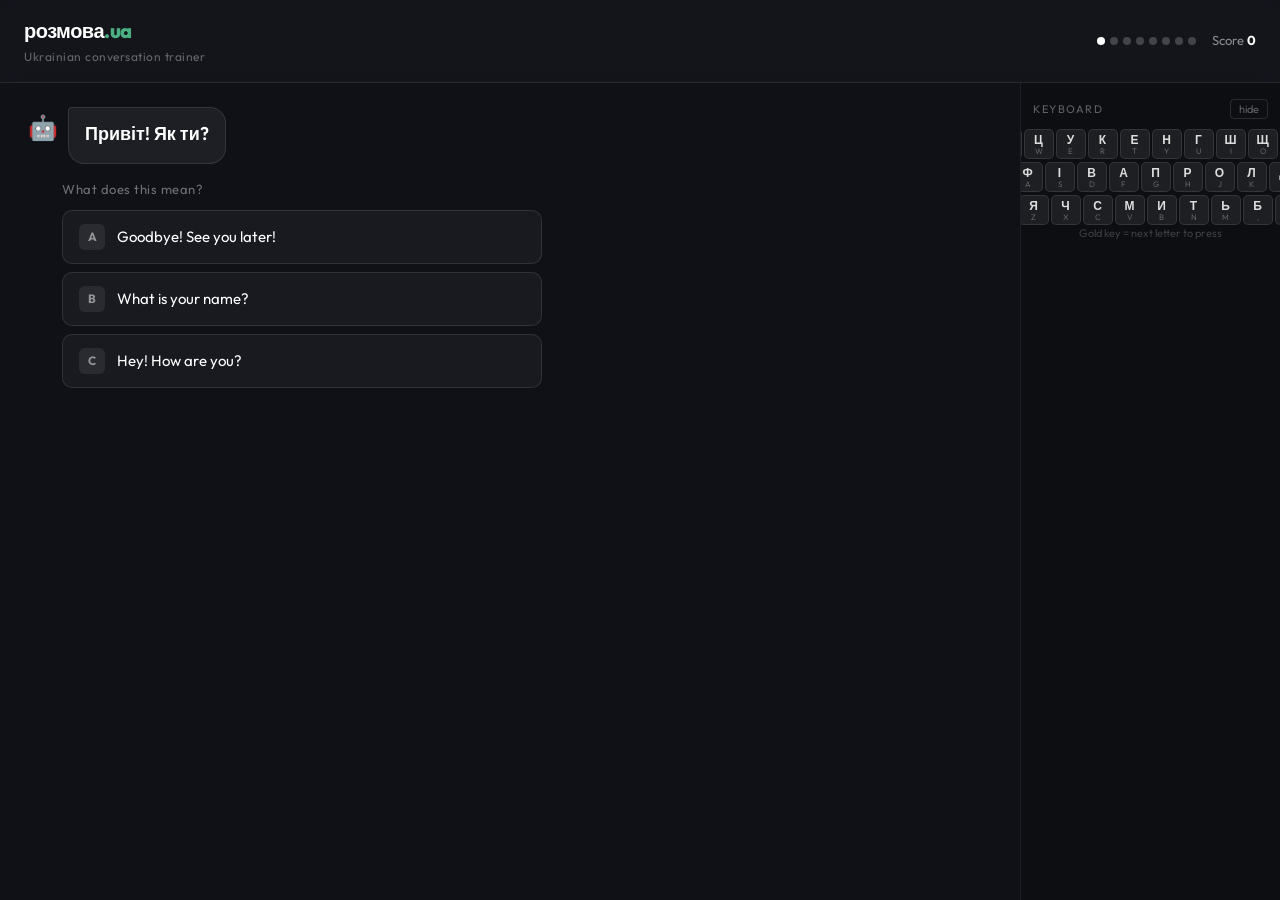
<file: index.html>
<!DOCTYPE html>
<html lang="en">
<head>
  <meta charset="UTF-8" />
  <meta name="viewport" content="width=device-width, initial-scale=1.0" />
  <title>розмова.ua - Ukrainian Conversation Trainer</title>
  <link rel="stylesheet" href="style.css" />
  <link rel="preconnect" href="https://fonts.googleapis.com" />
  <link href="https://fonts.googleapis.com/css2?family=Outfit:wght@400;500;600;700;800&display=swap" rel="stylesheet" />
</head>
<body>

  <header id="app-header">
    <div class="header-left">
      <div class="logo">розмова<span class="logo-accent">.ua</span></div>
      <div class="header-sub">Ukrainian conversation trainer</div>
    </div>
    <div class="header-right">
      <div id="progress-dots" class="progress-dots"></div>
      <div class="score-label">Score <strong id="score-val">0</strong></div>
    </div>
  </header>

  <div class="app-body">

    <div id="chat-area" class="chat-area">
      <div id="chat-end"></div>
    </div>

    <aside class="kb-sidebar">
      <div class="kb-header">
        <span class="kb-title">Keyboard</span>
        <button id="kb-toggle" class="toggle-btn">hide</button>
      </div>
      <div id="kb-body">
        <div id="kb-layout" class="kb-layout"></div>
        <div id="active-key-info" class="active-key-info" style="display:none;">
          <span id="active-en" class="active-key-en"></span>
          <span class="active-key-arrow">→</span>
          <span id="active-ua" class="active-key-ua"></span>
        </div>
        <div class="kb-note">Gold key = next letter to press</div>
      </div>
    </aside>
  </div>

  <div id="done-screen" class="done-screen" style="display:none;">
    <div class="done-emoji">🇺🇦</div>
    <div class="done-title">Розмова закінчена!</div>
    <div class="done-sub">Conversation complete</div>
    <div id="done-score" class="done-score"></div>
    <button id="restart-btn" class="restart-btn">Start over →</button>
  </div>

  <script src="data.js"></script>
  <script src="keyboard.js"></script>
  <script src="app.js"></script>
</body>
</html>
</file>
<file: style.css>
/* ── Reset ───────────────────────────────────────────── */
*, *::before, *::after { box-sizing: border-box; margin: 0; padding: 0; }

html, body {
  height: 100%;
  background: #0f1117;
  color: #fff;
  font-family: 'Outfit', 'Segoe UI', sans-serif;
  font-size: 16px;
  line-height: 1.5;
}

::-webkit-scrollbar { width: 4px; }
::-webkit-scrollbar-track { background: transparent; }
::-webkit-scrollbar-thumb { background: rgba(255,255,255,0.1); border-radius: 2px; }

body { display: flex; flex-direction: column; min-height: 100vh; }

/* ── Header ──────────────────────────────────────────── */
#app-header {
  display: flex;
  align-items: center;
  justify-content: space-between;
  padding: 16px 24px;
  border-bottom: 1px solid rgba(255,255,255,0.08);
  background: rgba(255,255,255,0.02);
  flex-shrink: 0;
  position: sticky;
  top: 0;
  z-index: 10;
  backdrop-filter: blur(8px);
}

.header-left  { display: flex; flex-direction: column; gap: 2px; }
.logo         { font-size: 20px; font-weight: 800; letter-spacing: -0.5px; }
.logo-accent  { color: #4CAF82; }
.header-sub   { font-size: 12px; color: rgba(255,255,255,0.35); letter-spacing: 0.5px; }
.header-right { display: flex; align-items: center; gap: 16px; }
.progress-dots { display: flex; gap: 5px; align-items: center; }
.progress-dot  { width: 8px; height: 8px; border-radius: 50%; transition: background 0.3s; }
.score-label   { font-size: 13px; color: rgba(255,255,255,0.5); }
.score-label strong { color: #fff; }

/* ── App body ────────────────────────────────────────── */
.app-body {
  display: flex;
  flex: 1;
  height: calc(100vh - 57px);
  overflow: hidden;
}

/* ── Chat column ─────────────────────────────────────── */
.chat-area {
  flex: 1;
  overflow-y: auto;
  padding: 24px 28px;
  display: flex;
  flex-direction: column;
  gap: 16px;
}

/* ── Chat rows ───────────────────────────────────────── */
.bot-row, .user-row {
  display: flex;
  align-items: flex-start;
  gap: 10px;
  animation: fadeSlideIn 0.3s ease forwards;
}
.user-row { justify-content: flex-end; }
.avatar   { font-size: 24px; flex-shrink: 0; margin-top: 2px; }

/* ── Bubbles ─────────────────────────────────────────── */
.bot-bubble, .user-bubble {
  padding: 12px 16px;
  max-width: 440px;
  transition: all 0.3s;
}
.bot-bubble {
  background: rgba(255,255,255,0.06);
  border: 1px solid rgba(255,255,255,0.1);
  border-radius: 4px 16px 16px 16px;
}
.bot-bubble.revealed {
  background: rgba(76,175,130,0.12);
  border-color: rgba(76,175,130,0.35);
}
.user-bubble {
  background: rgba(76,175,130,0.15);
  border: 1px solid rgba(76,175,130,0.3);
  border-radius: 16px 4px 16px 16px;
}
.bubble-ua { font-size: 18px; font-weight: 600; margin-bottom: 4px; }
.bubble-en { font-size: 13px; color: rgba(255,255,255,0.45); font-style: italic; }

/* ── Choose phase ────────────────────────────────────── */
.choose-area {
  margin-left: 34px;
  display: flex;
  flex-direction: column;
  gap: 10px;
  animation: fadeSlideIn 0.35s ease forwards;
}
.choose-label  { font-size: 13px; color: rgba(255,255,255,0.4); letter-spacing: 0.5px; }
.options-grid  { display: flex; flex-direction: column; gap: 8px; }

.opt-btn {
  display: flex;
  align-items: center;
  gap: 12px;
  padding: 13px 16px;
  background: rgba(255,255,255,0.04);
  border: 1px solid rgba(255,255,255,0.1);
  border-radius: 10px;
  color: #fff;
  font-size: 15px;
  cursor: pointer;
  text-align: left;
  font-family: 'Outfit', 'Segoe UI', sans-serif;
  transition: background 0.15s, border-color 0.15s, transform 0.15s;
  max-width: 480px;
  width: 100%;
}
.opt-btn:hover:not(:disabled) {
  background: rgba(255,255,255,0.09);
  border-color: rgba(255,255,255,0.22);
  transform: translateX(3px);
}
.opt-btn.correct { background: rgba(76,175,130,0.2); border-color: rgba(76,175,130,0.6); color: #4CAF82; }
.opt-btn.wrong   { background: rgba(255,107,107,0.15); border-color: rgba(255,107,107,0.4); color: #FF6B6B; }
.opt-btn:disabled { cursor: default; }

.opt-letter {
  width: 26px; height: 26px;
  background: rgba(255,255,255,0.08);
  border-radius: 6px;
  display: inline-flex;
  align-items: center;
  justify-content: center;
  font-size: 12px; font-weight: 700;
  flex-shrink: 0;
  color: rgba(255,255,255,0.5);
}
.wrong-hint { font-size: 13px; color: #FF9E6B; }

/* ── Type phase ──────────────────────────────────────── */
.type-area {
  display: flex;
  justify-content: flex-end;
  animation: fadeSlideIn 0.35s ease forwards;
}
.type-prompt {
  background: rgba(255,255,255,0.04);
  border: 1px solid rgba(255,255,255,0.1);
  border-radius: 16px 4px 16px 16px;
  padding: 16px 18px;
  max-width: 480px;
  width: 100%;
  display: flex;
  flex-direction: column;
  gap: 10px;
}
.type-label  { font-size: 12px; color: rgba(255,255,255,0.35); letter-spacing: 0.5px; }
.reply-hint  { font-size: 14px; color: rgba(255,255,255,0.5); font-style: italic; }

.target-word {
  font-size: 22px; font-weight: 700;
  letter-spacing: 1px; line-height: 1.5;
  min-height: 34px; word-break: break-word;
}

.char                { transition: color 0.1s; }
.char.pending        { color: rgba(255,255,255,0.25); }
.char.correct-char   { color: #4CAF82; }
.char.wrong-char     { color: #FF6B6B; }
.char.cursor         { color: #fff; border-bottom: 2px solid #FFD700; animation: cursorBlink 1s step-end infinite; }

@keyframes cursorBlink {
  0%, 100% { border-color: #FFD700; }
  50%       { border-color: transparent; }
}

.type-input {
  background: transparent;
  border: none;
  border-bottom: 1px solid rgba(255,255,255,0.15);
  color: #fff; font-size: 18px;
  padding: 6px 0; outline: none;
  font-family: 'Outfit', 'Segoe UI', sans-serif;
  letter-spacing: 0.5px; width: 100%;
  caret-color: #FFD700;
}
.type-input::placeholder { color: rgba(255,255,255,0.2); font-size: 14px; }

/* ── Key hint chips ──────────────────────────────────── */
.key-hint-row {
  display: flex; align-items: center;
  gap: 5px; flex-wrap: wrap; min-height: 24px;
}
.key-hint-label { font-size: 11px; color: rgba(255,255,255,0.3); margin-right: 3px; }

.key-chip {
  padding: 3px 8px; border-radius: 5px;
  font-size: 12px; font-weight: 700;
  letter-spacing: 0.5px; font-family: monospace;
  transition: all 0.12s;
}
.key-chip.next     { background: #FFD700; color: #000; transform: scale(1.12); }
.key-chip.upcoming { background: rgba(255,255,255,0.1); color: rgba(255,255,255,0.45); }

/* ── Keyboard sidebar ────────────────────────────────── */
.kb-sidebar {
  width: 260px; flex-shrink: 0;
  border-left: 1px solid rgba(255,255,255,0.07);
  padding: 16px 12px;
  display: flex; flex-direction: column; gap: 10px;
  background: rgba(0,0,0,0.2);
  overflow-y: auto;
}
.kb-header { display: flex; justify-content: space-between; align-items: center; }
.kb-title  { font-size: 11px; color: rgba(255,255,255,0.35); letter-spacing: 1.5px; text-transform: uppercase; }

.toggle-btn {
  background: none;
  border: 1px solid rgba(255,255,255,0.12);
  border-radius: 4px;
  color: rgba(255,255,255,0.35);
  font-size: 11px; padding: 2px 8px; cursor: pointer;
  font-family: 'Outfit', sans-serif;
  transition: border-color 0.15s, color 0.15s;
}
.toggle-btn:hover { border-color: rgba(255,255,255,0.3); color: rgba(255,255,255,0.6); }

.kb-layout { display: flex; flex-direction: column; gap: 3px; }
.kb-row    { display: flex; justify-content: center; gap: 2px; }

.kb-key {
  width: 30px; height: 30px;
  border-radius: 5px;
  display: flex; flex-direction: column;
  align-items: center; justify-content: center;
  gap: 1px;
  background: rgba(255,255,255,0.07);
  border: 1px solid rgba(255,255,255,0.1);
  transition: all 0.12s;
  cursor: default; flex-shrink: 0;
}
.kb-key.key-active {
  background: #FFD700; border-color: #FFD700;
  transform: translateY(-2px);
  box-shadow: 0 4px 12px rgba(255,215,0,0.4);
}
.kb-key.key-upcoming {
  background: rgba(255,215,0,0.15);
  border-color: rgba(255,215,0,0.4);
}

.kb-key-ua { font-size: 12px; font-weight: 700; line-height: 1; color: rgba(255,255,255,0.85); }
.kb-key.key-active .kb-key-ua { color: #000; }
.kb-key-en { font-size: 8px; line-height: 1; color: rgba(255,255,255,0.3); }
.kb-key.key-active .kb-key-en { color: rgba(0,0,0,0.6); }

.active-key-info {
  display: flex; align-items: center; justify-content: center;
  gap: 10px; padding: 10px;
  background: rgba(255,215,0,0.08);
  border-radius: 8px;
  border: 1px solid rgba(255,215,0,0.2);
}
.active-key-en    { font-size: 22px; font-weight: 800; color: #FFD700; font-family: monospace; }
.active-key-arrow { font-size: 16px; color: rgba(255,255,255,0.3); }
.active-key-ua    { font-size: 22px; font-weight: 800; color: #fff; }
.kb-note { font-size: 11px; color: rgba(255,255,255,0.2); text-align: center; line-height: 1.5; }

/* ── Done screen ─────────────────────────────────────── */
.done-screen {
  position: fixed; inset: 0;
  background: #0f1117;
  display: flex; flex-direction: column;
  align-items: center; justify-content: center;
  gap: 14px; text-align: center; padding: 40px;
  z-index: 100;
  animation: fadeSlideIn 0.4s ease forwards;
}
.done-emoji { font-size: 64px; }
.done-title { font-size: 32px; font-weight: 800; }
.done-sub   { font-size: 16px; color: rgba(255,255,255,0.4); }
.done-score {
  font-size: 18px; font-weight: 600; color: #4CAF82;
  background: rgba(76,175,130,0.15);
  border: 1px solid rgba(76,175,130,0.3);
  border-radius: 10px; padding: 10px 24px;
}
.restart-btn {
  margin-top: 8px; padding: 12px 32px;
  background: #4CAF82; color: #000;
  border: none; border-radius: 10px;
  font-size: 16px; font-weight: 700; cursor: pointer;
  font-family: 'Outfit', 'Segoe UI', sans-serif;
  transition: background 0.15s, transform 0.15s;
}
.restart-btn:hover { background: #5DC494; transform: translateY(-2px); }

/* ── Animations ──────────────────────────────────────── */
@keyframes fadeSlideIn {
  from { opacity: 0; transform: translateY(10px); }
  to   { opacity: 1; transform: translateY(0); }
}
@keyframes shake {
  0%,100% { transform: translateX(0); }
  20%     { transform: translateX(-8px); }
  40%     { transform: translateX(8px); }
  60%     { transform: translateX(-5px); }
  80%     { transform: translateX(5px); }
}
.shake { animation: shake 0.45s ease; }
</file>
